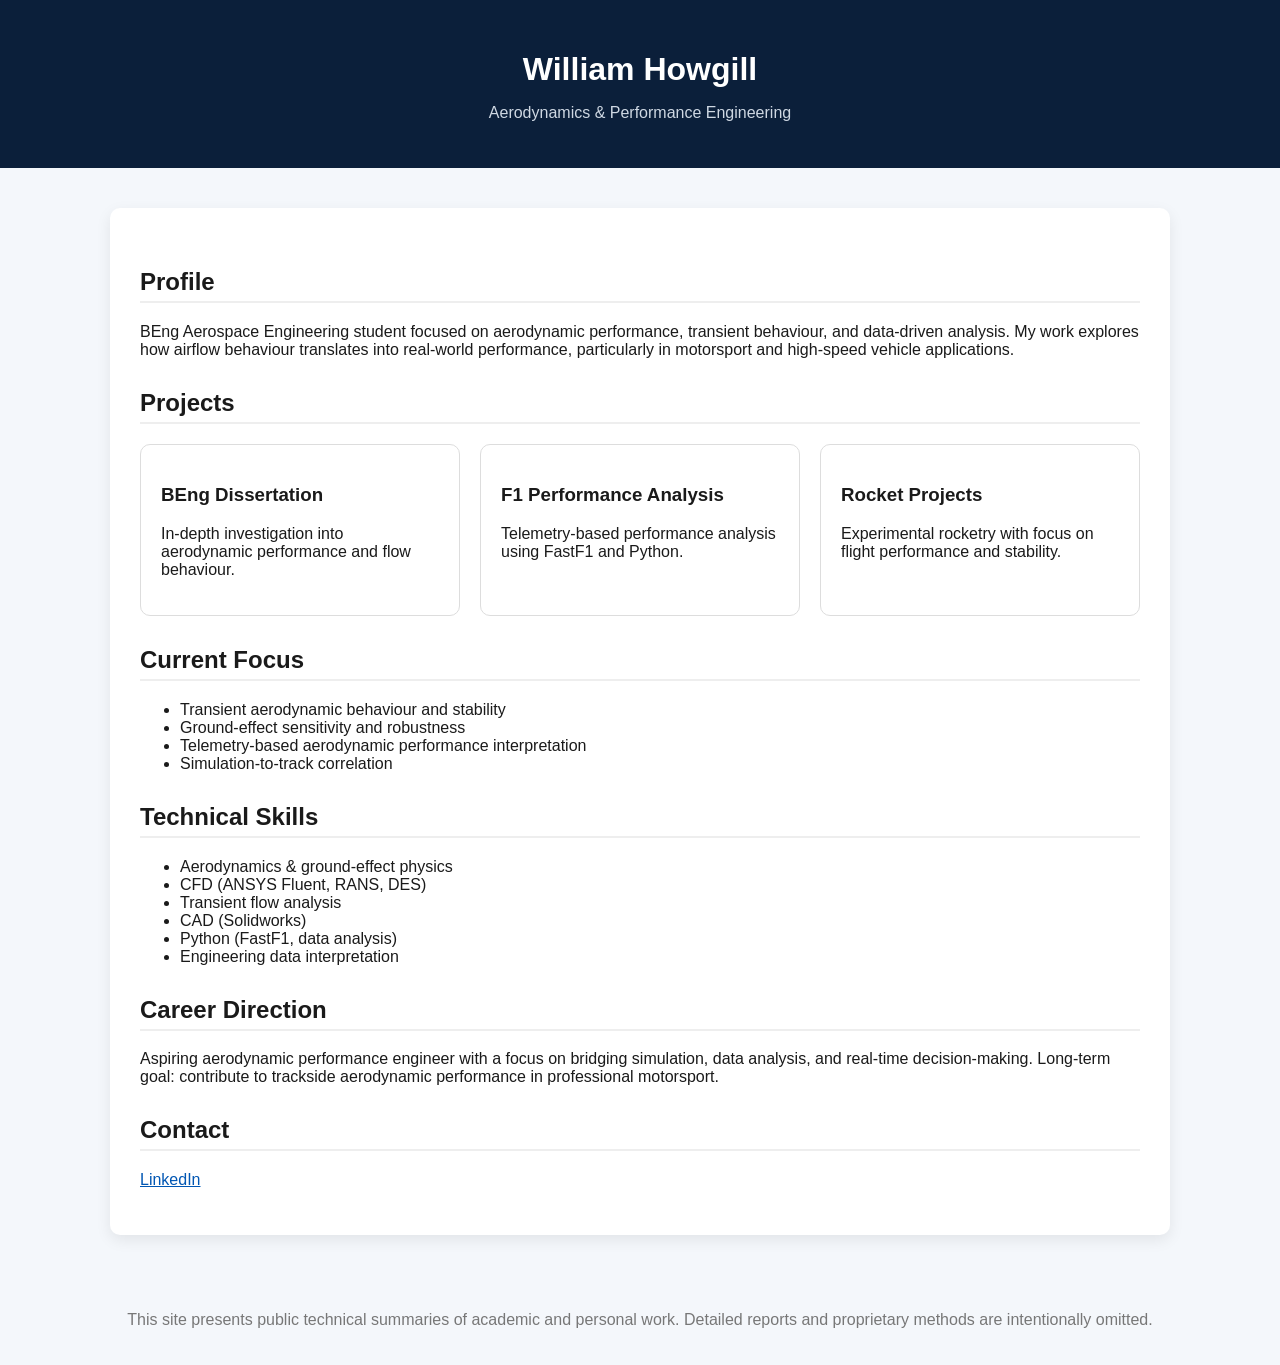
<file: index.html>
<!DOCTYPE html>
<html lang="en">
<head>
    <meta charset="UTF-8">
    <title>William Howgill | Aerodynamics & Performance Engineering</title>
    <meta name="viewport" content="width=device-width, initial-scale=1.0">
    <link rel="stylesheet" href="styles.css">
</head>

<body>

<header>
    <h1>William Howgill</h1>
    <p class="subtitle">
        Aerodynamics & Performance Engineering
    </p>
</header>

<main>

<section>
    <h2>Profile</h2>
    <p>
        BEng Aerospace Engineering student focused on aerodynamic performance,
        transient behaviour, and data-driven analysis. My work explores how airflow
        behaviour translates into real-world performance, particularly in motorsport
        and high-speed vehicle applications.
    </p>
</section>

<section>
    <h2>Projects</h2>

    <div class="grid">

        <a href="beng-project.html" class="card">
            <h3>BEng Dissertation</h3>
            <p>In-depth investigation into aerodynamic performance and flow behaviour.</p>
        </a>

        <a href="fastf1.html" class="card">
            <h3>F1 Performance Analysis</h3>
            <p>Telemetry-based performance analysis using FastF1 and Python.</p>
        </a>

        <a href="rockets.html" class="card">
            <h3>Rocket Projects</h3>
            <p>Experimental rocketry with focus on flight performance and stability.</p>
        </a>

    </div>
</section>

<section>
    <h2>Current Focus</h2>
    <ul>
        <li>Transient aerodynamic behaviour and stability</li>
        <li>Ground-effect sensitivity and robustness</li>
        <li>Telemetry-based aerodynamic performance interpretation</li>
        <li>Simulation-to-track correlation</li>
    </ul>
</section>

<section>
    <h2>Technical Skills</h2>
    <ul>
        <li>Aerodynamics & ground-effect physics</li>
        <li>CFD (ANSYS Fluent, RANS, DES)</li>
        <li>Transient flow analysis</li>
        <li>CAD (Solidworks)</li>
        <li>Python (FastF1, data analysis)</li>
        <li>Engineering data interpretation</li>
    </ul>
</section>

<section>
    <h2>Career Direction</h2>
    <p>
        Aspiring aerodynamic performance engineer with a focus on bridging simulation,
        data analysis, and real-time decision-making. Long-term goal: contribute to
        trackside aerodynamic performance in professional motorsport.
    </p>
</section>

<section>
    <h2>Contact</h2>
    <p>
        <a href="https://www.linkedin.com/in/yourprofile" target="_blank">
            LinkedIn
        </a>
    </p>
</section>

</main>

<footer class="footer">
    <p>
        This site presents public technical summaries of academic and personal work.
        Detailed reports and proprietary methods are intentionally omitted.
    </p>
</footer>

</body>
</html>
</file>
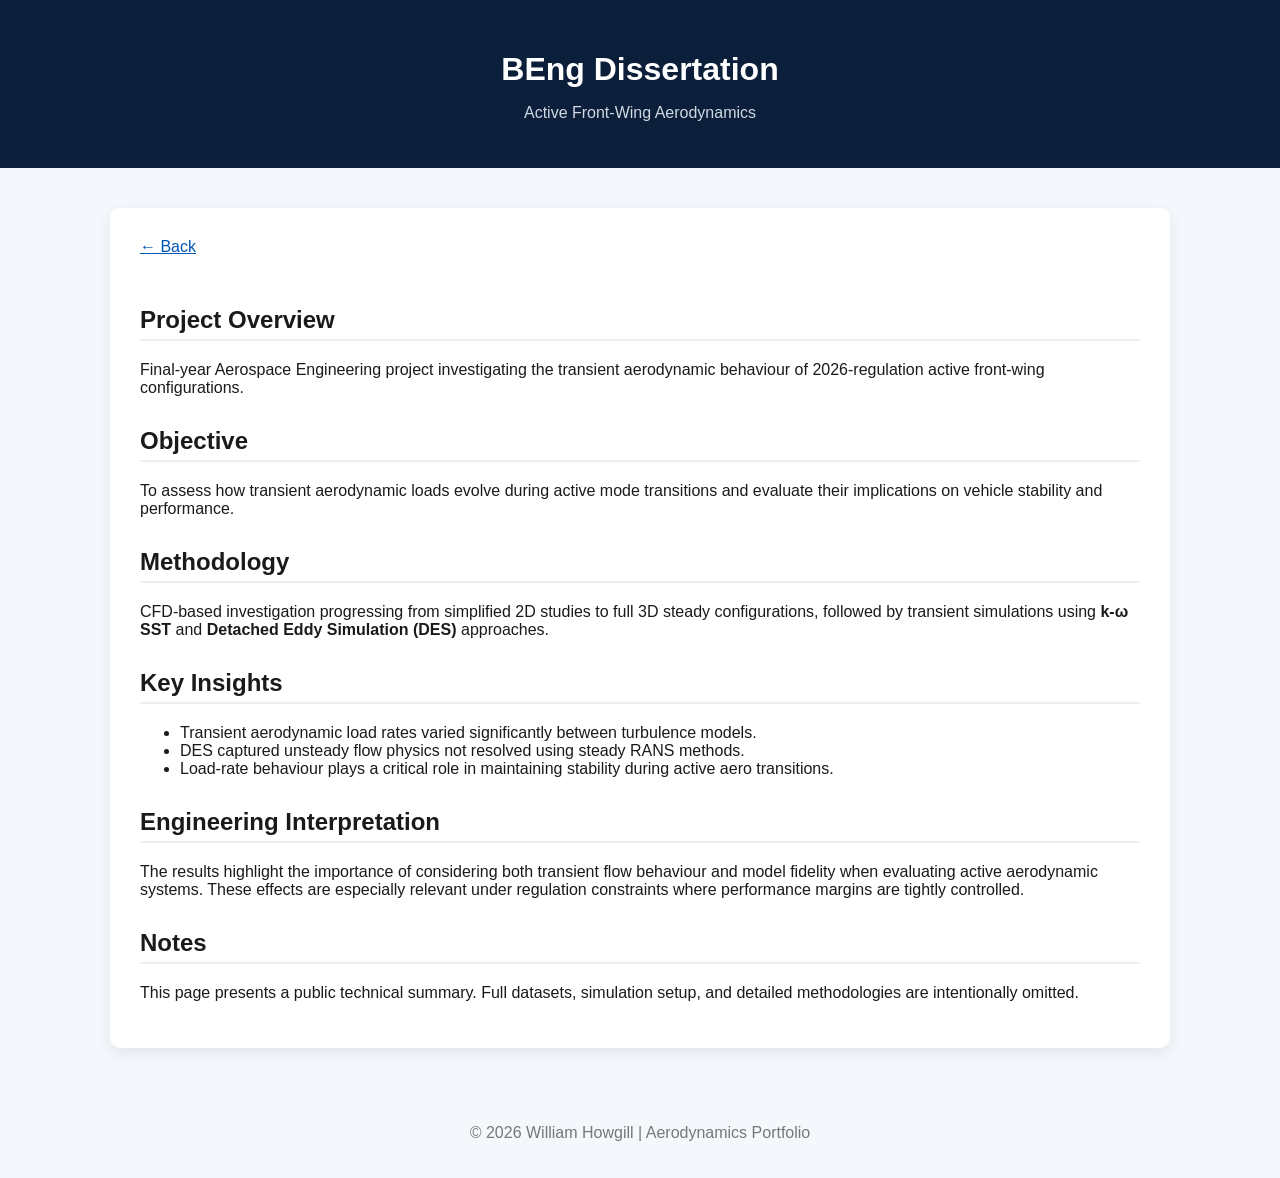
<file: beng-project.html>
<!DOCTYPE html>
<html lang="en">

<head>
    <meta charset="UTF-8">
    <title>BEng Dissertation | Active Front-Wing Aerodynamics</title>
    <meta name="viewport" content="width=device-width, initial-scale=1.0">
    <link rel="stylesheet" href="styles.css">
</head>

<body>

<header>
    <h1>BEng Dissertation</h1>
    <p class="subtitle">Active Front-Wing Aerodynamics</p>
</header>

<main>

<a href="index.html" class="back-link">← Back</a>

<section>
    <h2>Project Overview</h2>
    <p>
        Final-year Aerospace Engineering project investigating the transient aerodynamic
        behaviour of 2026-regulation active front-wing configurations.
    </p>
</section>

<section>
    <h2>Objective</h2>
    <p>
        To assess how transient aerodynamic loads evolve during active mode transitions
        and evaluate their implications on vehicle stability and performance.
    </p>
</section>

<section>
    <h2>Methodology</h2>
    <p>
        CFD-based investigation progressing from simplified 2D studies to full 3D steady configurations,
        followed by transient simulations using <strong>k-ω SST</strong> and 
        <strong>Detached Eddy Simulation (DES)</strong> approaches.
    </p>
</section>

<section>
    <h2>Key Insights</h2>
    <ul>
        <li>Transient aerodynamic load rates varied significantly between turbulence models.</li>
        <li>DES captured unsteady flow physics not resolved using steady RANS methods.</li>
        <li>Load-rate behaviour plays a critical role in maintaining stability during active aero transitions.</li>
    </ul>
</section>

<section>
    <h2>Engineering Interpretation</h2>
    <p>
        The results highlight the importance of considering both transient flow behaviour and
        model fidelity when evaluating active aerodynamic systems. These effects are especially
        relevant under regulation constraints where performance margins are tightly controlled.
    </p>
</section>

<section>
    <h2>Notes</h2>
    <p class="note">
        This page presents a public technical summary. Full datasets, simulation setup,
        and detailed methodologies are intentionally omitted.
    </p>
</section>

</main>

<footer class="footer">
    <p>
        © 2026 William Howgill | Aerodynamics Portfolio
    </p>
</footer>

</body>
</html>
</file>
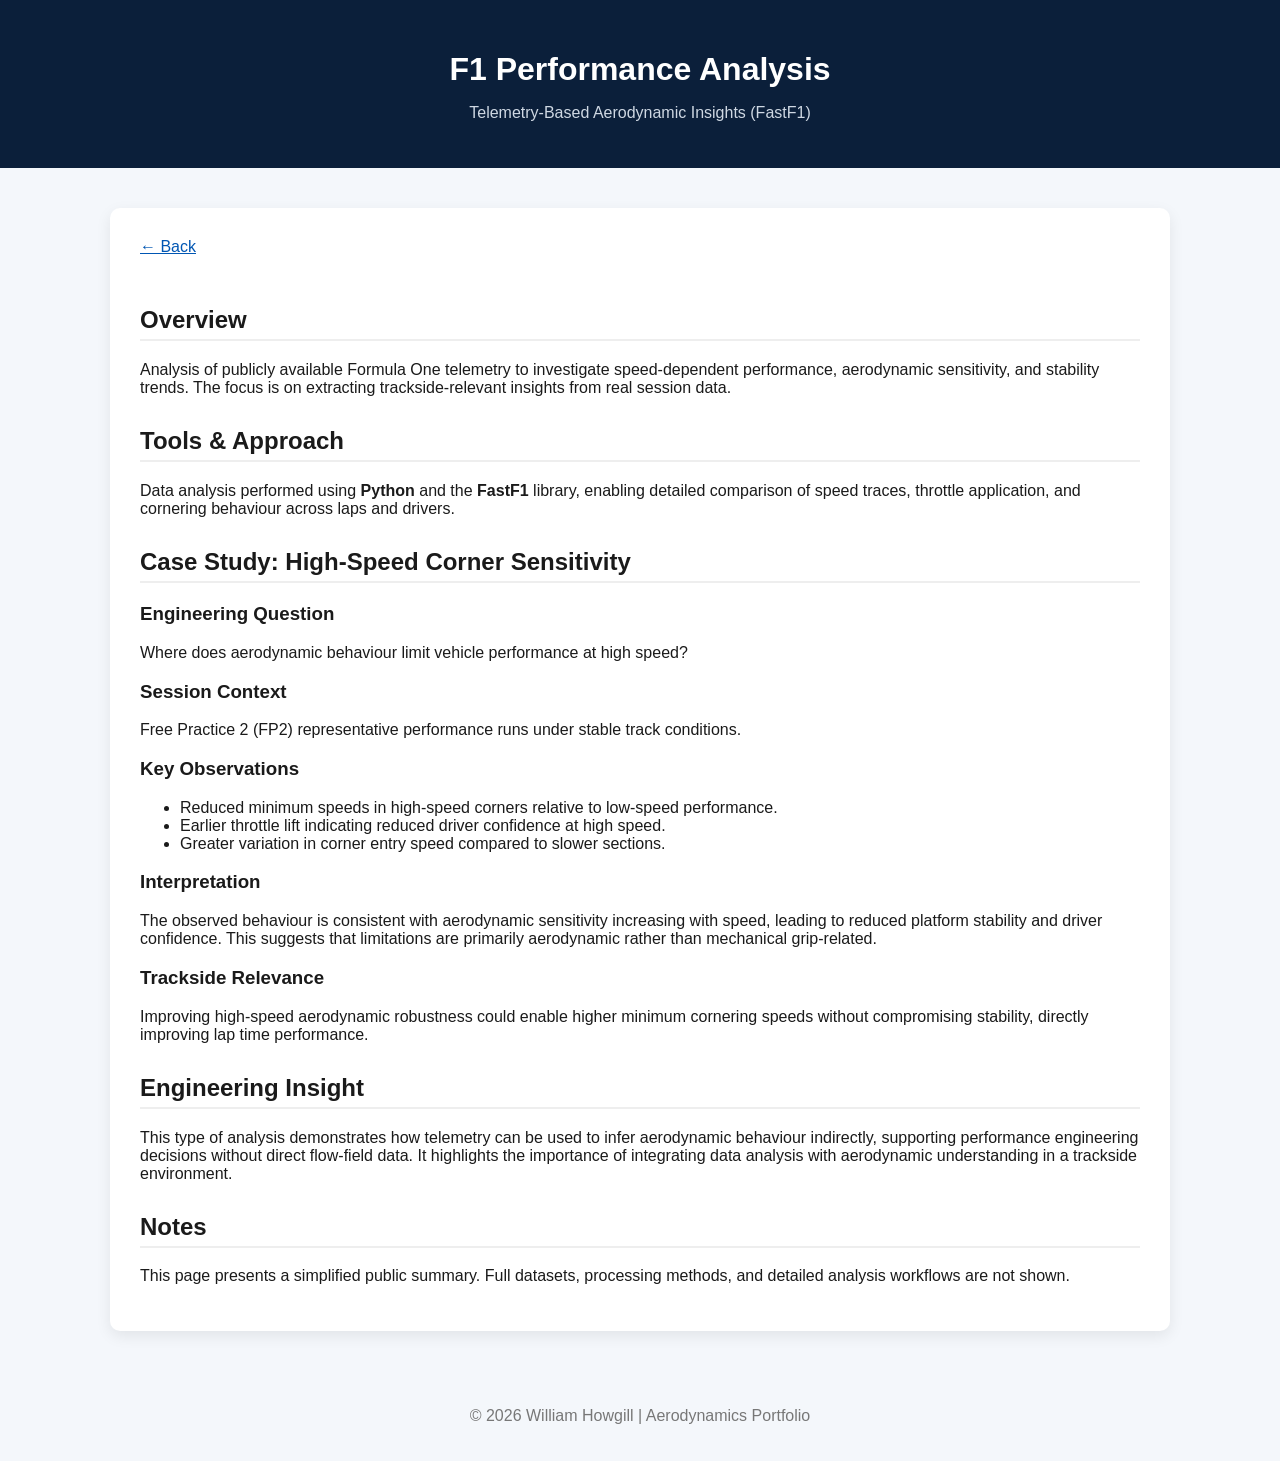
<file: fastf1.html>
<!DOCTYPE html>
<html lang="en">

<head>
    <meta charset="UTF-8">
    <title>F1 Performance Analysis | William Howgill</title>
    <meta name="viewport" content="width=device-width, initial-scale=1.0">
    <link rel="stylesheet" href="styles.css">
</head>

<body>

<header>
    <h1>F1 Performance Analysis</h1>
    <p class="subtitle">Telemetry-Based Aerodynamic Insights (FastF1)</p>
</header>

<main>

<a href="index.html" class="back-link">← Back</a>

<section>
    <h2>Overview</h2>
    <p>
        Analysis of publicly available Formula One telemetry to investigate 
        speed-dependent performance, aerodynamic sensitivity, and stability trends. 
        The focus is on extracting trackside-relevant insights from real session data.
    </p>
</section>

<section>
    <h2>Tools & Approach</h2>
    <p>
        Data analysis performed using <strong>Python</strong> and the 
        <strong>FastF1</strong> library, enabling detailed comparison of speed traces, 
        throttle application, and cornering behaviour across laps and drivers.
    </p>
</section>

<section>
    <h2>Case Study: High-Speed Corner Sensitivity</h2>

    <h3>Engineering Question</h3>
    <p>
        Where does aerodynamic behaviour limit vehicle performance at high speed?
    </p>

    <h3>Session Context</h3>
    <p>
        Free Practice 2 (FP2) representative performance runs under stable track conditions.
    </p>

    <h3>Key Observations</h3>
    <ul>
        <li>Reduced minimum speeds in high-speed corners relative to low-speed performance.</li>
        <li>Earlier throttle lift indicating reduced driver confidence at high speed.</li>
        <li>Greater variation in corner entry speed compared to slower sections.</li>
    </ul>

    <h3>Interpretation</h3>
    <p>
        The observed behaviour is consistent with aerodynamic sensitivity increasing 
        with speed, leading to reduced platform stability and driver confidence. 
        This suggests that limitations are primarily aerodynamic rather than 
        mechanical grip-related.
    </p>

    <h3>Trackside Relevance</h3>
    <p>
        Improving high-speed aerodynamic robustness could enable higher minimum 
        cornering speeds without compromising stability, directly improving lap time 
        performance.
    </p>
</section>

<section>
    <h2>Engineering Insight</h2>
    <p>
        This type of analysis demonstrates how telemetry can be used to infer aerodynamic 
        behaviour indirectly, supporting performance engineering decisions without direct 
        flow-field data. It highlights the importance of integrating data analysis with 
        aerodynamic understanding in a trackside environment.
    </p>
</section>

<section>
    <h2>Notes</h2>
    <p class="note">
        This page presents a simplified public summary. Full datasets, processing methods,
        and detailed analysis workflows are not shown.
    </p>
</section>

</main>

<footer class="footer">
    <p>© 2026 William Howgill | Aerodynamics Portfolio</p>
</footer>

</body>
</html>
</file>
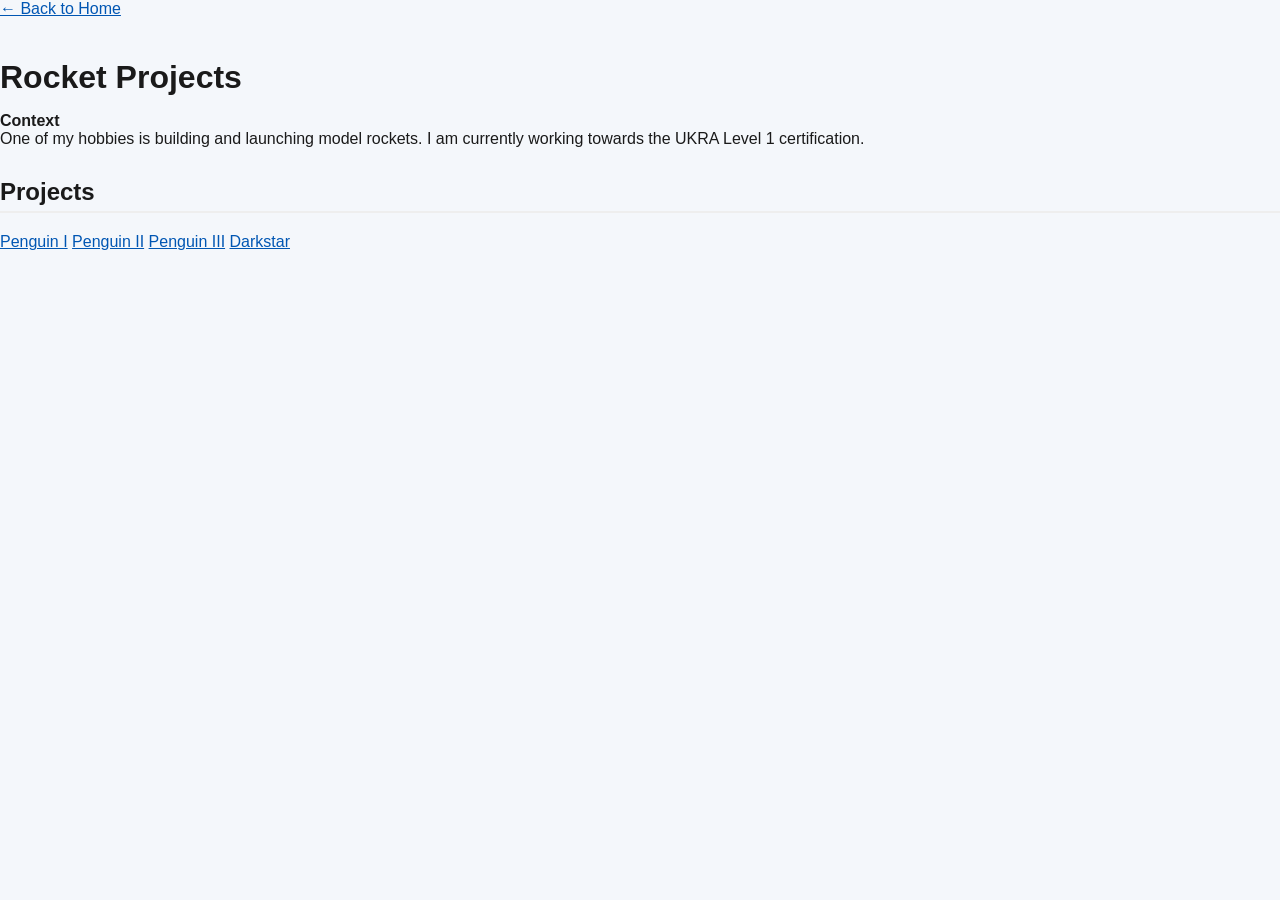
<file: Rockets.html>
<!DOCTYPE html>
<html lang="en">

<head>
    <meta charset="UTF-8">
    <title>Rocket Projects | William Howgill</title>
    <meta name="description" content="Model rocket projects by William Howgill">
    <link rel="stylesheet" href="styles.css">
</head>

<body>

<a href="index.html" class="back-link">← Back to Home</a>

<h1>Rocket Projects</h1>

<p><strong>Context</strong><br>
One of my hobbies is building and launching model rockets.
I am currently working towards the UKRA Level 1 certification. 
</p>

<h2>Projects</h2>
<div class="links">
    <a href="rockets/penguin-i.html">Penguin I</a>
    <a href="rockets/penguin-ii.html">Penguin II</a>
    <a href="rockets/penguin-iii.html">Penguin III</a>
    <a href="rockets/darkstar.html">Darkstar</a>
</div>

</body>
</html>
</file>
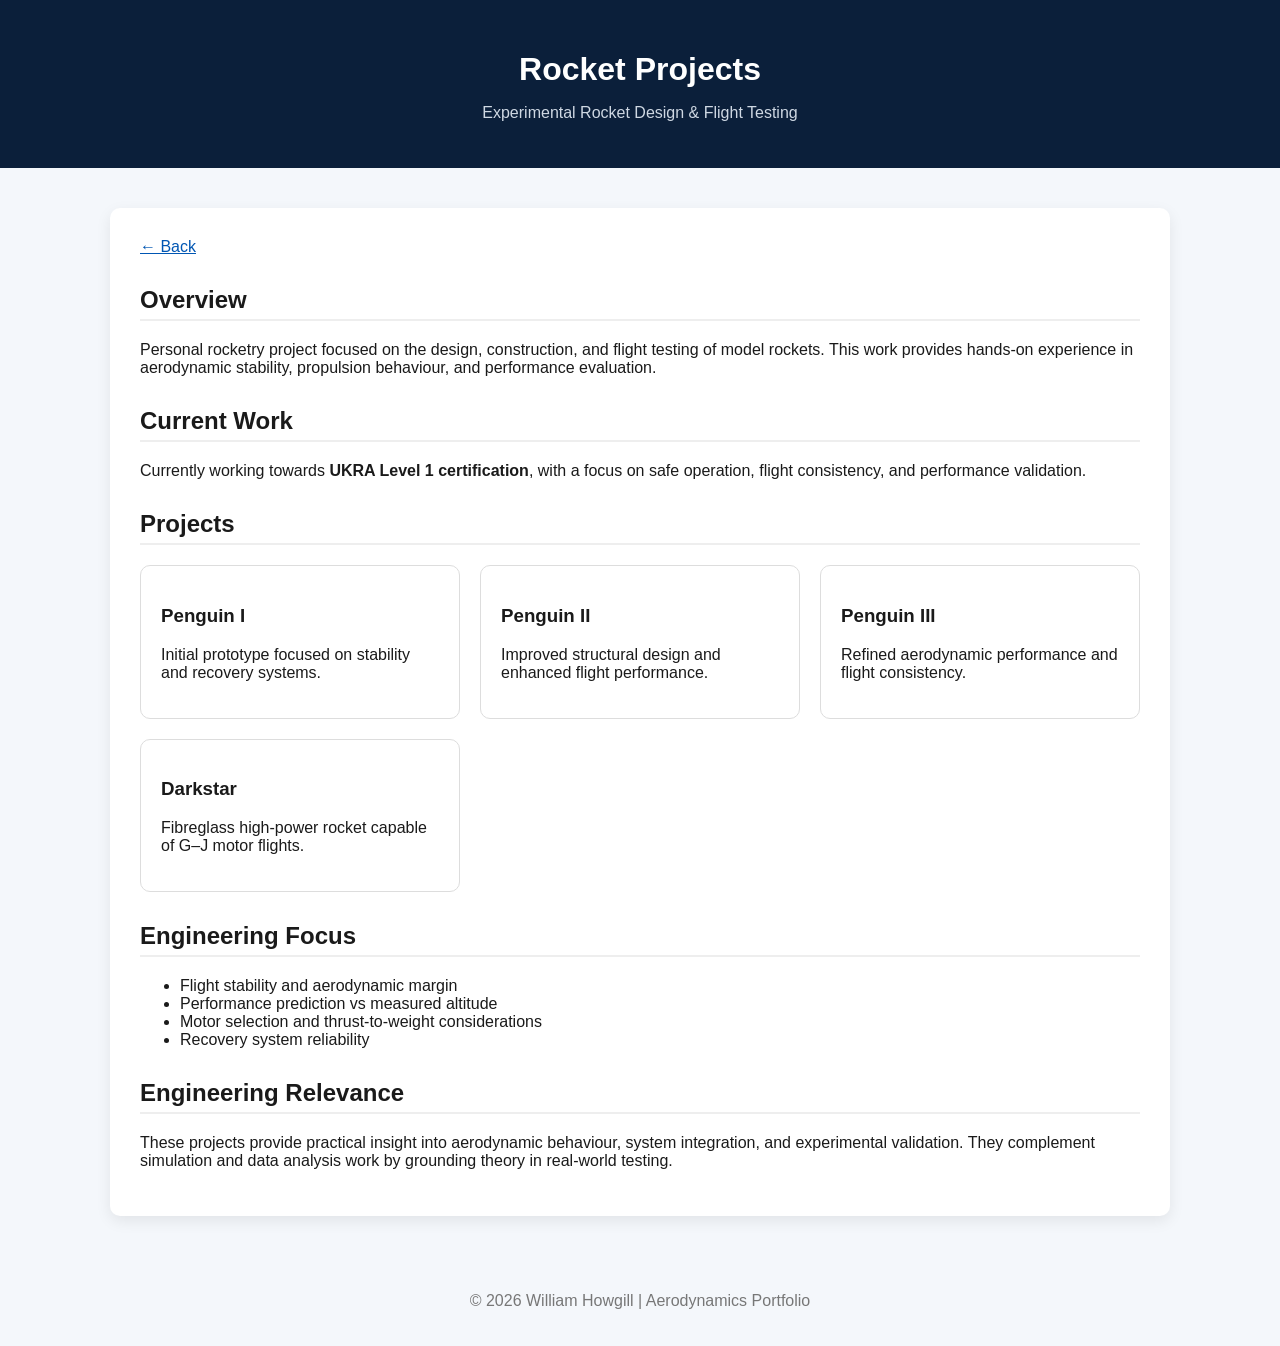
<file: rockets.html>
<!DOCTYPE html>
<html lang="en">

<head>
    <meta charset="UTF-8">
    <title>Rocket Projects | William Howgill</title>
    <meta name="viewport" content="width=device-width, initial-scale=1.0">
    <link rel="stylesheet" href="styles.css">
</head>

<body>

<header>
    <h1>Rocket Projects</h1>
    <p class="subtitle">Experimental Rocket Design & Flight Testing</p>
</header>

<main>

<a href="index.html">← Back</a>

<section>
    <h2>Overview</h2>
    <p>
        Personal rocketry project focused on the design, construction, and flight
        testing of model rockets. This work provides hands-on experience in
        aerodynamic stability, propulsion behaviour, and performance evaluation.
    </p>
</section>

<section>
    <h2>Current Work</h2>
    <p>
        Currently working towards <strong>UKRA Level 1 certification</strong>,
        with a focus on safe operation, flight consistency, and performance validation.
    </p>
</section>

<section>
    <h2>Projects</h2>

    <div class="grid">

        <a href="Rockets/penguin-i.html" class="card">
            <h3>Penguin I</h3>
            <p>Initial prototype focused on stability and recovery systems.</p>
        </a>

        <a href="Rockets/penguin-ii.html" class="card">
            <h3>Penguin II</h3>
            <p>Improved structural design and enhanced flight performance.</p>
        </a>

        <a href="Rockets/penguin-iii.html" class="card">
            <h3>Penguin III</h3>
            <p>Refined aerodynamic performance and flight consistency.</p>
        </a>

        <a href="Rockets/darkstar.html" class="card">
            <h3>Darkstar</h3>
            <p>Fibreglass high-power rocket capable of G–J motor flights.</p>
        </a>

    </div>

</section>

<section>
    <h2>Engineering Focus</h2>
    <ul>
        <li>Flight stability and aerodynamic margin</li>
        <li>Performance prediction vs measured altitude</li>
        <li>Motor selection and thrust-to-weight considerations</li>
        <li>Recovery system reliability</li>
    </ul>
</section>

<section>
    <h2>Engineering Relevance</h2>
    <p>
        These projects provide practical insight into aerodynamic behaviour,
        system integration, and experimental validation. They complement
        simulation and data analysis work by grounding theory in real-world testing.
    </p>
</section>

</main>

<footer class="footer">
    <p>© 2026 William Howgill | Aerodynamics Portfolio</p>
</footer>

</body>
</html>
</file>
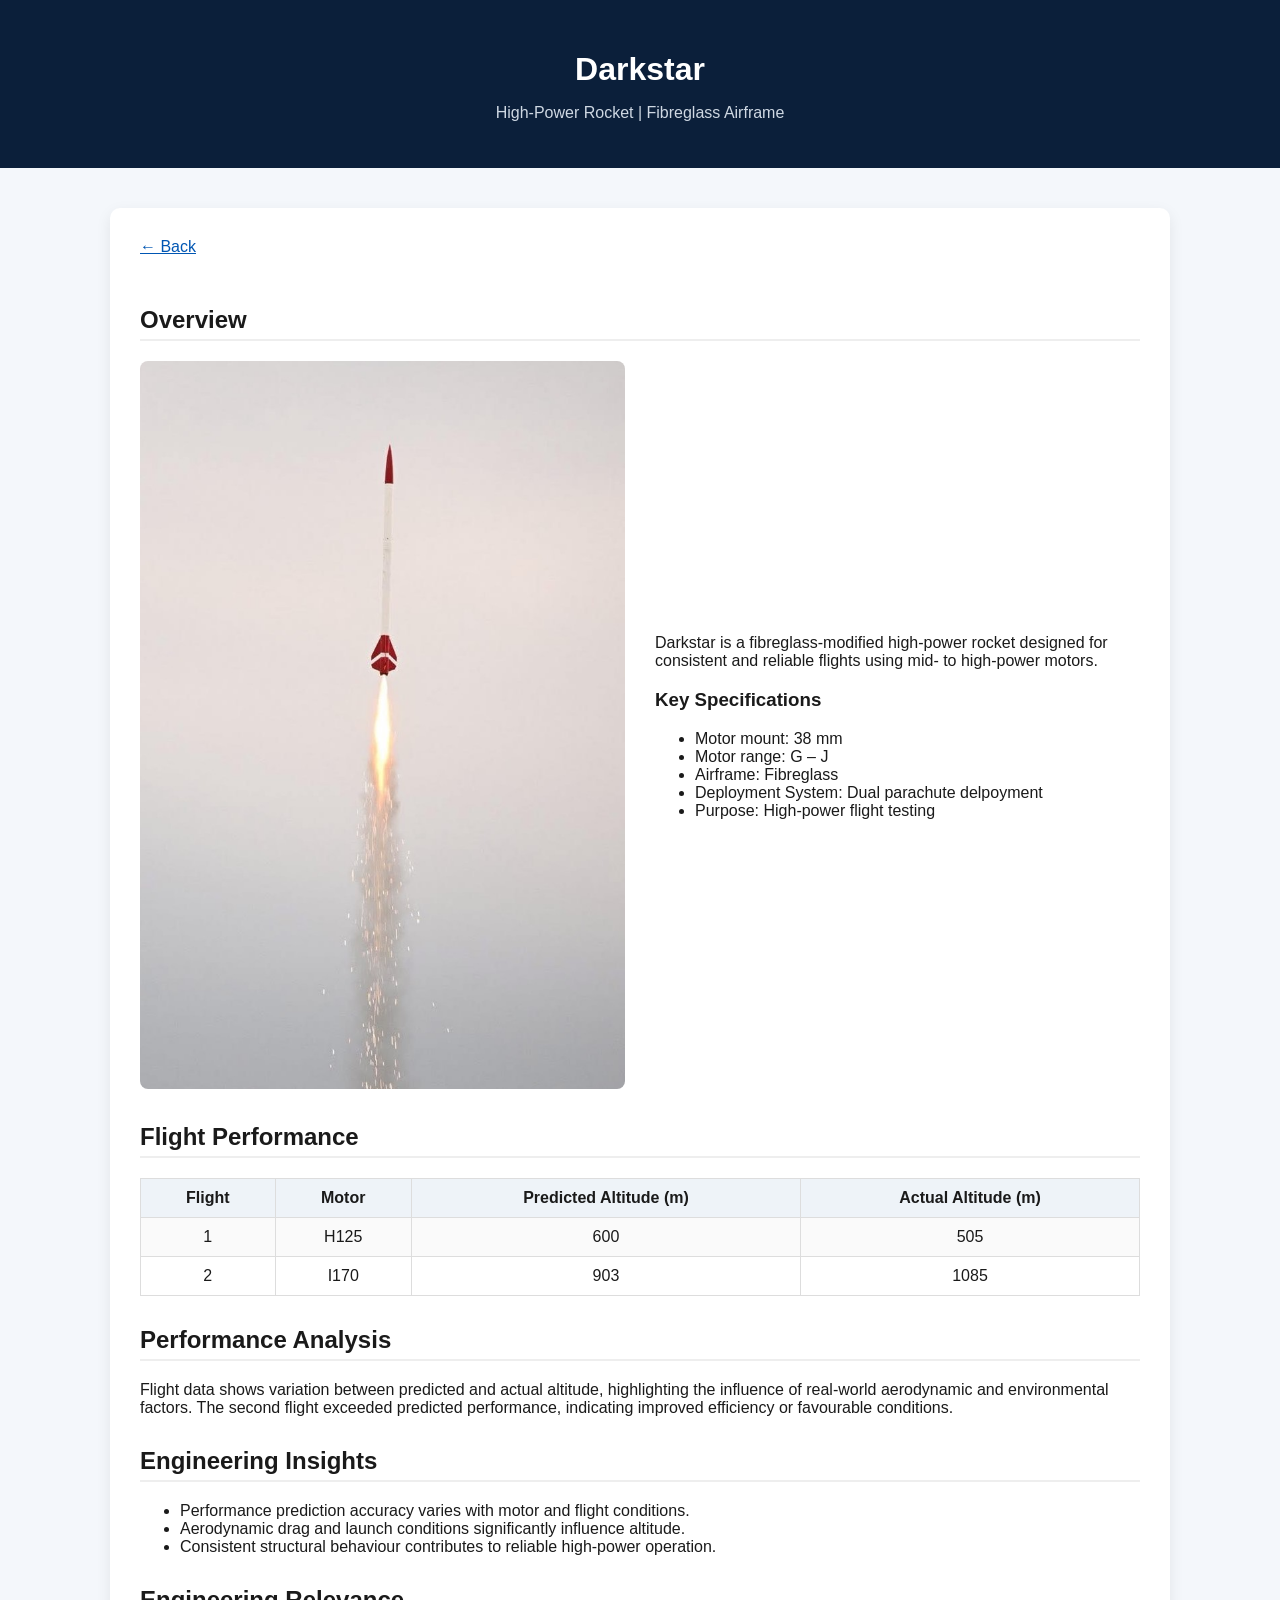
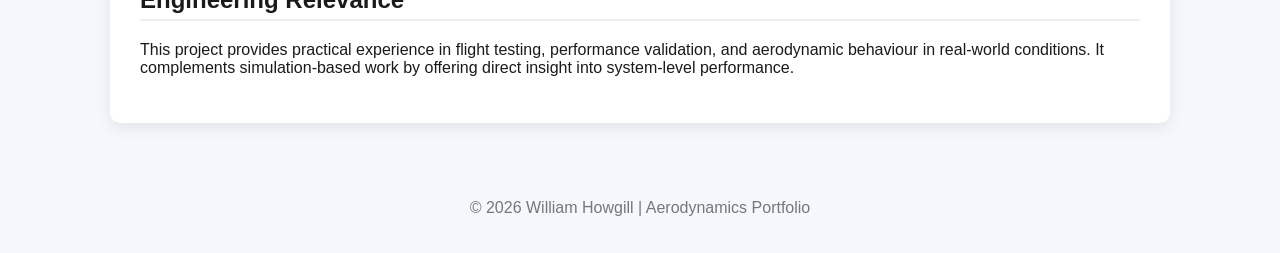
<file: Rockets/darkstar.html>
<!DOCTYPE html>
<html lang="en">

<head>
    <meta charset="UTF-8">
    <title>Darkstar | Rocket Project</title>
    <meta name="viewport" content="width=device-width, initial-scale=1.0">
    <link rel="stylesheet" href="../styles.css">
</head>

<body>

<header>
    <h1>Darkstar</h1>
    <p class="subtitle">High-Power Rocket | Fibreglass Airframe</p>
</header>

<main>

<a href="../rockets.html" class="back-link">← Back</a>

<section>
    <h2>Overview</h2>

    <div class="project-layout">
        <div>
            <img src="../Images/Darkstar.JPG" alt="Darkstar rocket" class="rocket-img">
        </div>

        <div>
            <p>
                Darkstar is a fibreglass-modified high-power rocket designed
                for consistent and reliable flights using mid- to high-power motors.
            </p>

            <h3>Key Specifications</h3>
            <ul>
                <li>Motor mount: 38 mm</li>
                <li>Motor range: G – J</li>
                <li>Airframe: Fibreglass</li>
                <li>Deployment System: Dual parachute delpoyment</li>
                <li>Purpose: High-power flight testing</li>
            </ul>
        </div>
    </div>
</section>

<section>
    <h2>Flight Performance</h2>

    <table>
        <tr>
            <th>Flight</th>
            <th>Motor</th>
            <th>Predicted Altitude (m)</th>
            <th>Actual Altitude (m)</th>
        </tr>
        <tr>
            <td>1</td>
            <td>H125</td>
            <td>600</td>
            <td>505</td>
        </tr>
        <tr>
            <td>2</td>
            <td>I170</td>
            <td>903</td>
            <td>1085</td>
        </tr>
    </table>
</section>

<section>
    <h2>Performance Analysis</h2>
    <p>
        Flight data shows variation between predicted and actual altitude, highlighting
        the influence of real-world aerodynamic and environmental factors. The second
        flight exceeded predicted performance, indicating improved efficiency or favourable
        conditions.
    </p>
</section>

<section>
    <h2>Engineering Insights</h2>
    <ul>
        <li>Performance prediction accuracy varies with motor and flight conditions.</li>
        <li>Aerodynamic drag and launch conditions significantly influence altitude.</li>
        <li>Consistent structural behaviour contributes to reliable high-power operation.</li>
    </ul>
</section>

<section>
    <h2>Engineering Relevance</h2>
    <p>
        This project provides practical experience in flight testing, performance validation,
        and aerodynamic behaviour in real-world conditions. It complements simulation-based
        work by offering direct insight into system-level performance.
    </p>
</section>

</main>

<footer class="footer">
    <p>© 2026 William Howgill | Aerodynamics Portfolio</p>
</footer>

</body>
</html>
</file>
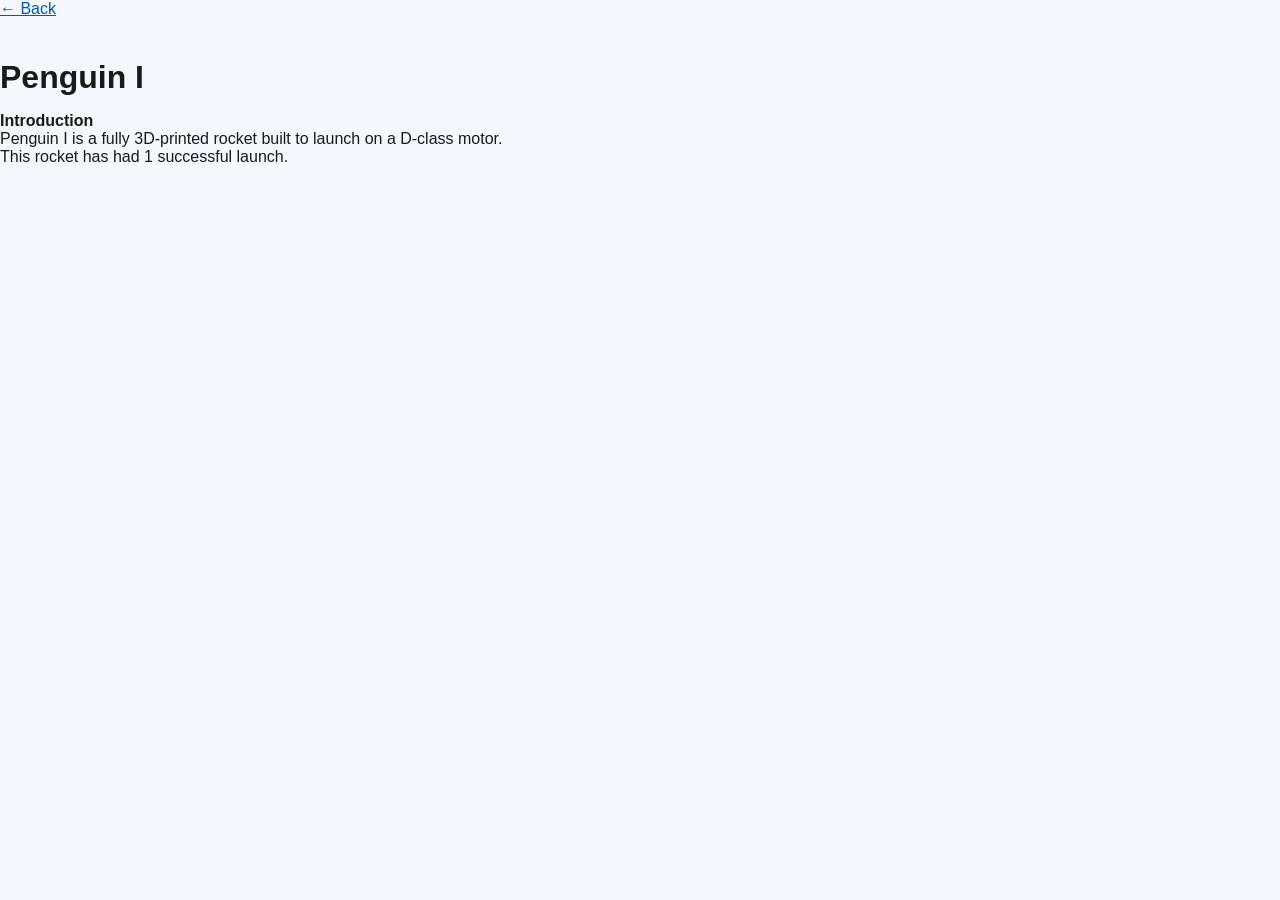
<file: Rockets/penguin-i.html>
<!DOCTYPE html>
<html lang="en">

<head>
    <meta charset="UTF-8">
    <title>William Howgill – Penguin I</title>
    <meta name="viewport" content="width=device-width, initial-scale=1.0">
    <link rel="stylesheet" href="../styles.css">
</head>

<body>

<a href="../rockets.html" class="back-link">← Back</a>

<h1>Penguin I</h1>

<p><strong>Introduction</strong><br>
Penguin I is a fully 3D-printed rocket built to launch on a D-class motor.<br>
This rocket has had 1 successful launch.
</p>

</body>
</html>
</file>
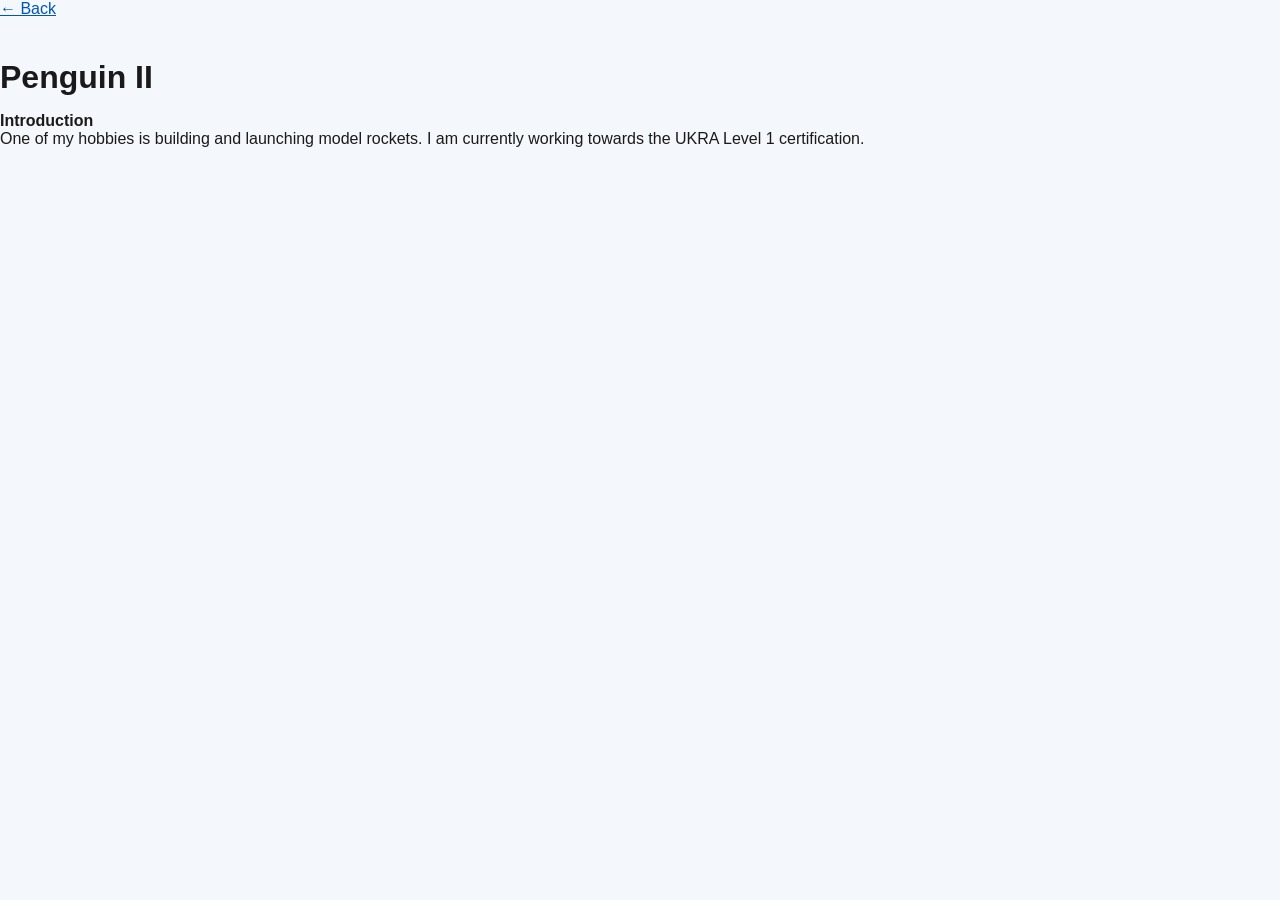
<file: Rockets/penguin-ii.html>
<!DOCTYPE html>
<html lang="en">

<head>
    <meta charset="UTF-8">
    <title>William Howgill – Penguin II</title>
    <meta name="viewport" content="width=device-width, initial-scale=1.0">
    <link rel="stylesheet" href="../styles.css">
</head>

<body>

<a href="../rockets.html" class="back-link">← Back</a>

<h1>Penguin II</h1>

<p><strong>Introduction</strong><br>
One of my hobbies is building and launching model rockets.
I am currently working towards the UKRA Level 1 certification. 
</p>


</body>
</html>
</file>
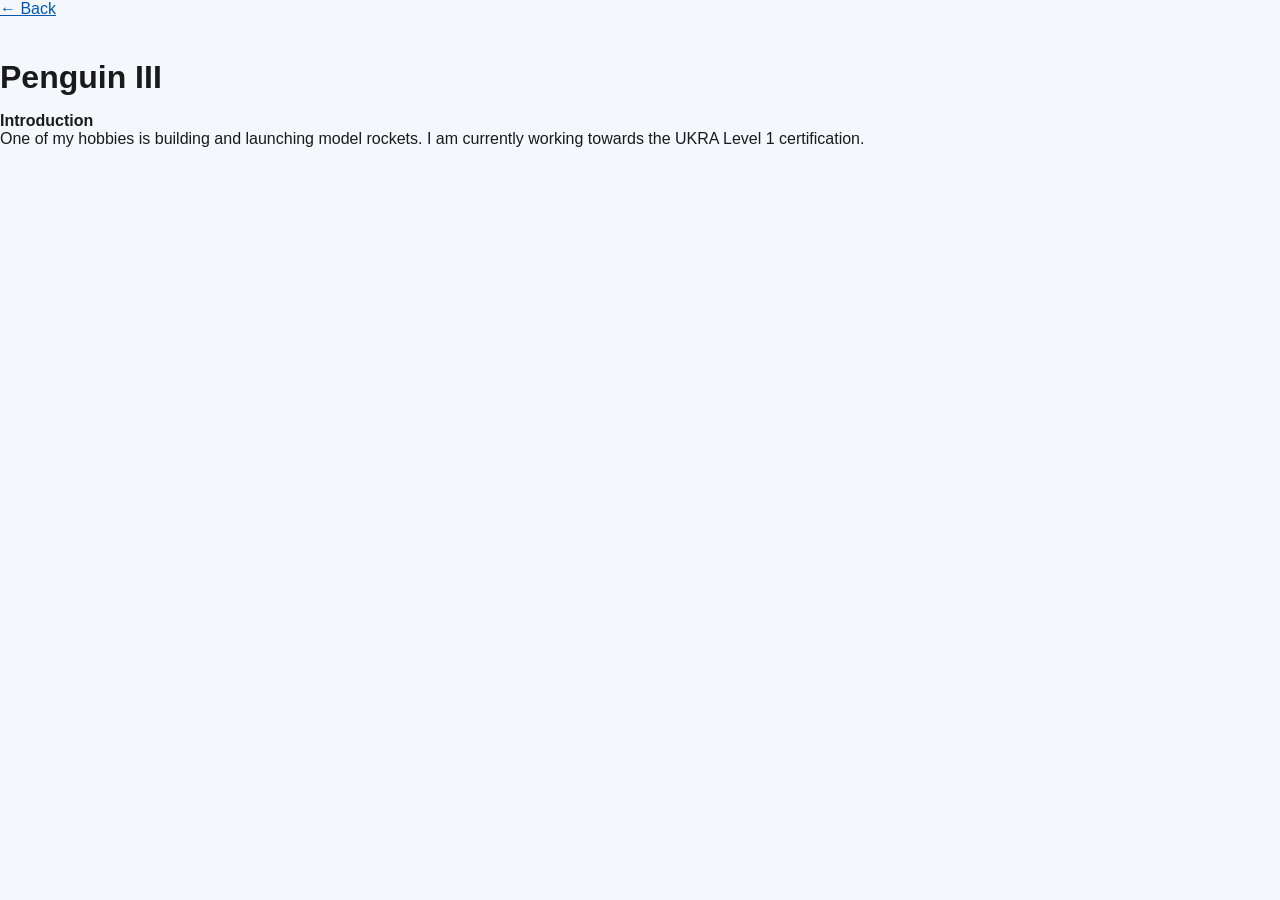
<file: Rockets/penguin-iii.html>
<!DOCTYPE html>
<html lang="en">

<head>
    <meta charset="UTF-8">
    <title>William Howgill – Penguin III</title>
    <meta name="viewport" content="width=device-width, initial-scale=1.0">
    <link rel="stylesheet" href="../styles.css">
</head>

<body>

<a href="../rockets.html" class="back-link">← Back</a>

<h1>Penguin III</h1>

<p><strong>Introduction</strong><br>
One of my hobbies is building and launching model rockets.
I am currently working towards the UKRA Level 1 certification. 
</p>


</body>
</html>
</file>
<file: styles.css>
/* -------- GLOBAL -------- */
body {
    font-family: "Segoe UI", Arial, sans-serif;
    margin: 0;
    background: #f4f7fb;
    color: #1a1a1a;
}

/* -------- HEADER -------- */
header {
    background: #0b1f3a;
    color: white;
    padding: 30px 20px;
    text-align: center;
}

.subtitle {
    color: #cfd8e3;
}

/* -------- MAIN -------- */
main {
    max-width: 1000px;
    margin: 40px auto;
    background: white;
    padding: 30px;
    border-radius: 10px;
    box-shadow: 0 5px 15px rgba(0,0,0,0.08);
}

/* -------- HEADINGS -------- */
h1 {
    margin-bottom: 10px;
}

h2 {
    margin-top: 30px;
    border-bottom: 2px solid #eee;
    padding-bottom: 5px;
}

/* -------- GRID (PROJECTS) -------- */
.grid {
    display: grid;
    grid-template-columns: repeat(auto-fit, minmax(250px, 1fr));
    gap: 20px;
}

/* -------- CARDS -------- */
.card {
    background: #ffffff;
    padding: 20px;
    border-radius: 10px;
    border: 1px solid #ddd;
    text-decoration: none;
    color: inherit;
    transition: 0.2s ease;
}

.card:hover {
    transform: translateY(-5px);
    box-shadow: 0 6px 15px rgba(0,0,0,0.12);
}

/* -------- LINKS -------- */
a {
    color: #0056b3;
}

.back-link {
    display: inline-block;
    margin-bottom: 20px;
}

/* -------- PROJECT LAYOUT -------- */
.project-layout {
    display: grid;
    grid-template-columns: 1fr 1fr;
    gap: 30px;
    align-items: center;
}

/* -------- IMAGE -------- */
.rocket-img {
    width: 100%;
    border-radius: 8px;
}

/* -------- TABLE -------- */
table {
    width: 100%;
    margin-top: 20px;
    border-collapse: collapse;
}

th, td {
    padding: 10px;
    border: 1px solid #ddd;
    text-align: center;
}

th {
    background: #eef3f8;
}

tr:nth-child(even) {
    background: #fafafa;
}

/* -------- FOOTER -------- */
footer {
    text-align: center;
    padding: 20px;
    color: #777;
}

/* -------- RESPONSIVE -------- */
@media (max-width: 700px) {
    .project-layout {
        grid-template-columns: 1fr;
    }
}
</file>
